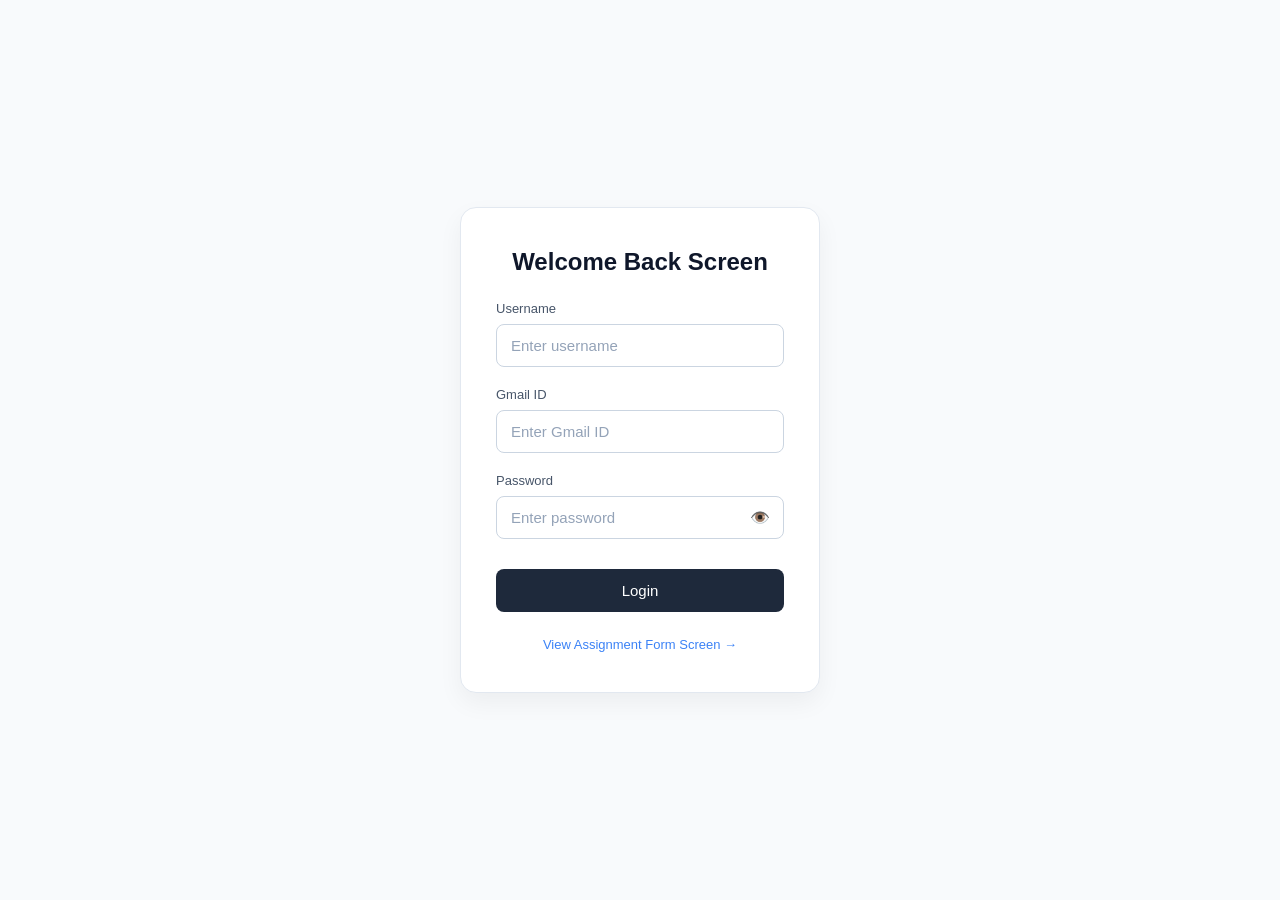
<file: index.html>
<!DOCTYPE html>
<html lang="en">
<head>
  <meta charset="UTF-8">
  <meta name="viewport" content="width=device-width, initial-scale=1.0">
  <title>Creative Login</title>
  <style>
    body {
      margin: 0;
      min-height: 100vh;
      display: flex;
      justify-content: center;
      align-items: center;
      font-family: 'Segoe UI', -apple-system, BlinkMacSystemFont, sans-serif;
      background-color: #f8fafc; /* Soothing soft gray */
    }

    #loginContainer {
      background: #ffffff;
      padding: 40px 35px;
      border-radius: 16px;
      box-shadow: 0 10px 25px rgba(0, 0, 0, 0.05);
      border: 1px solid #e2e8f0;
      width: 100%;
      max-width: 360px;
      box-sizing: border-box;
      text-align: center;
    }

    h2 {
      margin: 0 0 25px;
      font-size: 24px;
      font-weight: 600;
      color: #0f172a;
    }

    .input-group {
      margin-bottom: 20px;
      text-align: left;
    }

    label {
      display: block;
      margin-bottom: 8px;
      font-size: 13px;
      font-weight: 500;
      color: #475569;
    }

    .password-wrapper {
      position: relative;
      display: flex;
      align-items: center;
    }

    input {
      width: 100%;
      padding: 12px 14px;
      border: 1px solid #cbd5e1;
      border-radius: 8px;
      outline: none;
      background: #ffffff;
      color: #0f172a;
      font-size: 15px;
      box-sizing: border-box;
      transition: all 0.2s ease;
    }

    input::placeholder {
      color: #94a3b8;
    }

    input:focus {
      border-color: #3b82f6;
      box-shadow: 0 0 0 3px rgba(59, 130, 246, 0.15);
    }

    .eye-icon {
      position: absolute;
      right: 14px;
      cursor: pointer;
      user-select: none;
      color: #64748b;
    }

    button {
      width: 100%;
      padding: 13px;
      border: none;
      border-radius: 8px;
      background: #1e293b; /* Premium slate gray */
      color: #ffffff;
      font-size: 15px;
      font-weight: 500;
      cursor: pointer;
      transition: background 0.2s ease;
      margin-top: 10px;
    }

    button:hover {
      background: #0f172a;
    }

    #notification {
      display: none;
      margin-top: 20px;
      padding: 12px;
      border-radius: 8px;
      font-size: 14px;
      font-weight: 500;
      text-align: left;
    }

    .error-msg {
      background: #fef2f2;
      border: 1px solid #fca5a5;
      color: #991b1b;
    }

    .success-msg {
      background: #f0fdf4;
      border: 1px solid #86efac;
      color: #166534;
    }

    .link {
      margin-top: 25px;
      font-size: 13px;
      color: #64748b;
    }

    .link a {
      color: #3b82f6;
      text-decoration: none;
      font-weight: 500;
    }

    .link a:hover {
      text-decoration: underline;
    }
  </style>
</head>
<body>
  <div id="loginContainer">
    <h2>Welcome Back Screen</h2>
    <form id="loginForm">
      <div class="input-group">
        <label for="username">Username</label>
        <input type="text" id="username" placeholder="Enter username" required>
      </div>

      <div class="input-group">
        <label for="email">Gmail ID</label>
        <input type="email" id="email" placeholder="Enter Gmail ID" required>
      </div>

      <div class="input-group">
        <label for="password">Password</label>
        <div class="password-wrapper">
          <input type="password" id="password" placeholder="Enter password" required>
          <span id="togglePassword" class="eye-icon">👁️</span>
        </div>
      </div>

      <button type="submit">Login</button>
    </form>
    
    <div id="notification"></div>
    
    <div class="link">
      <a href="task.html">View Assignment Form Screen →</a>
    </div>
  </div>

  <script>
    document.addEventListener("DOMContentLoaded", () => {
      const loginForm = document.getElementById("loginForm");
      const togglePassword = document.getElementById("togglePassword");
      const passwordInput = document.getElementById("password");
      const note = document.getElementById("notification");

      togglePassword.addEventListener("click", () => {
        const type = passwordInput.getAttribute("type") === "password" ? "text" : "password";
        passwordInput.setAttribute("type", type);
        togglePassword.textContent = type === "password" ? "👁️" : "🙈";
      });

      loginForm.addEventListener("submit", (e) => {
        e.preventDefault();
        const user = document.getElementById("username").value.trim();
        const email = document.getElementById("email").value.trim();
        const pass = passwordInput.value.trim();
        const gmailPattern = /^[a-zA-Z0-9._%+-]+@gmail\.com$/;

        if (!user) {
          showNotification("⚠ Username cannot be empty!", "error");
        } else if (!gmailPattern.test(email)) {
          showNotification("⚠ Please enter a valid Gmail ID!", "error");
        } else if (pass.length < 6) {
          showNotification("⚠ Password must be at least 6 characters!", "error");
        } else {
          showNotification("✔ Login successful! Redirecting...", "success");
          setTimeout(() => {
            window.location.href = "dashboard.html";
          }, 1500);
        }
      });

      function showNotification(message, type) {
        note.innerText = message;
        note.style.display = "block";
        note.className = type === "error" ? "error-msg" : "success-msg";
      }
    });
  </script>
</body>
</html>
</file>
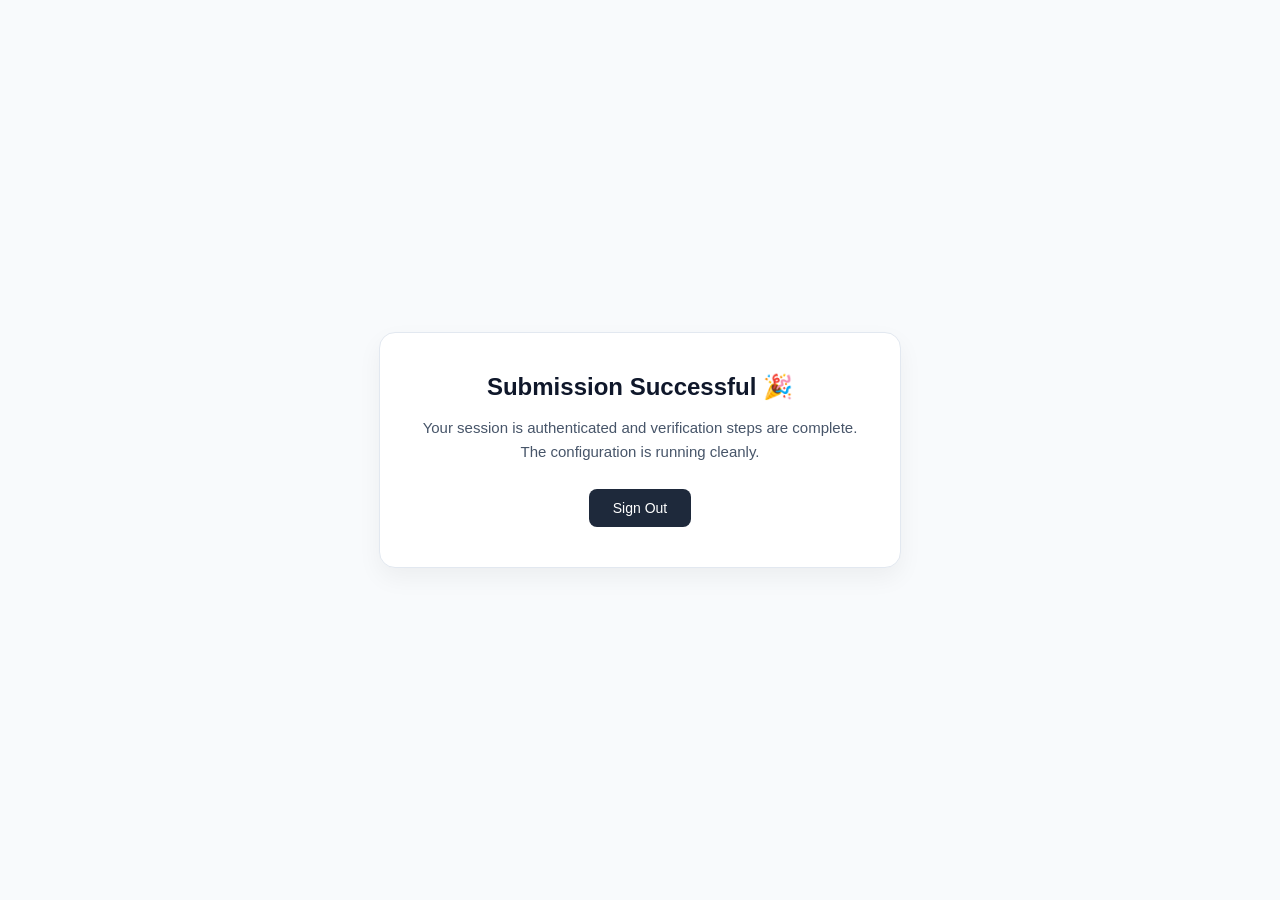
<file: dashboard.html>
<!DOCTYPE html>
<html lang="en">
<head>
  <meta charset="UTF-8">
  <meta name="viewport" content="width=device-width, initial-scale=1.0">
  <title>Dashboard</title>
  <style>
    body {
      margin: 0;
      min-height: 100vh;
      display: flex;
      justify-content: center;
      align-items: center;
      font-family: 'Segoe UI', -apple-system, BlinkMacSystemFont, sans-serif;
      background-color: #f8fafc;
    }
    #dashboardContainer {
      background: #ffffff;
      padding: 40px;
      border-radius: 16px;
      box-shadow: 0 10px 25px rgba(0, 0, 0, 0.05);
      border: 1px solid #e2e8f0;
      width: 100%;
      max-width: 440px;
      text-align: center;
    }
    h2 {
      margin: 0 0 15px;
      color: #0f172a;
    }
    p {
      color: #475569;
      font-size: 15px;
      line-height: 1.6;
      margin-bottom: 25px;
    }
    button {
      padding: 11px 24px;
      border: none;
      border-radius: 8px;
      background: #1e293b;
      color: white;
      font-size: 14px;
      font-weight: 500;
      cursor: pointer;
      transition: background 0.2s;
    }
    button:hover {
      background: #0f172a;
    }
  </style>
</head>
<body>
  <div id="dashboardContainer">
    <h2>Submission Successful 🎉</h2>
    <p>Your session is authenticated and verification steps are complete. The configuration is running cleanly.</p>
    <button onclick="window.location.href='index.html'">Sign Out</button>
  </div>
</body>
</html>
</file>
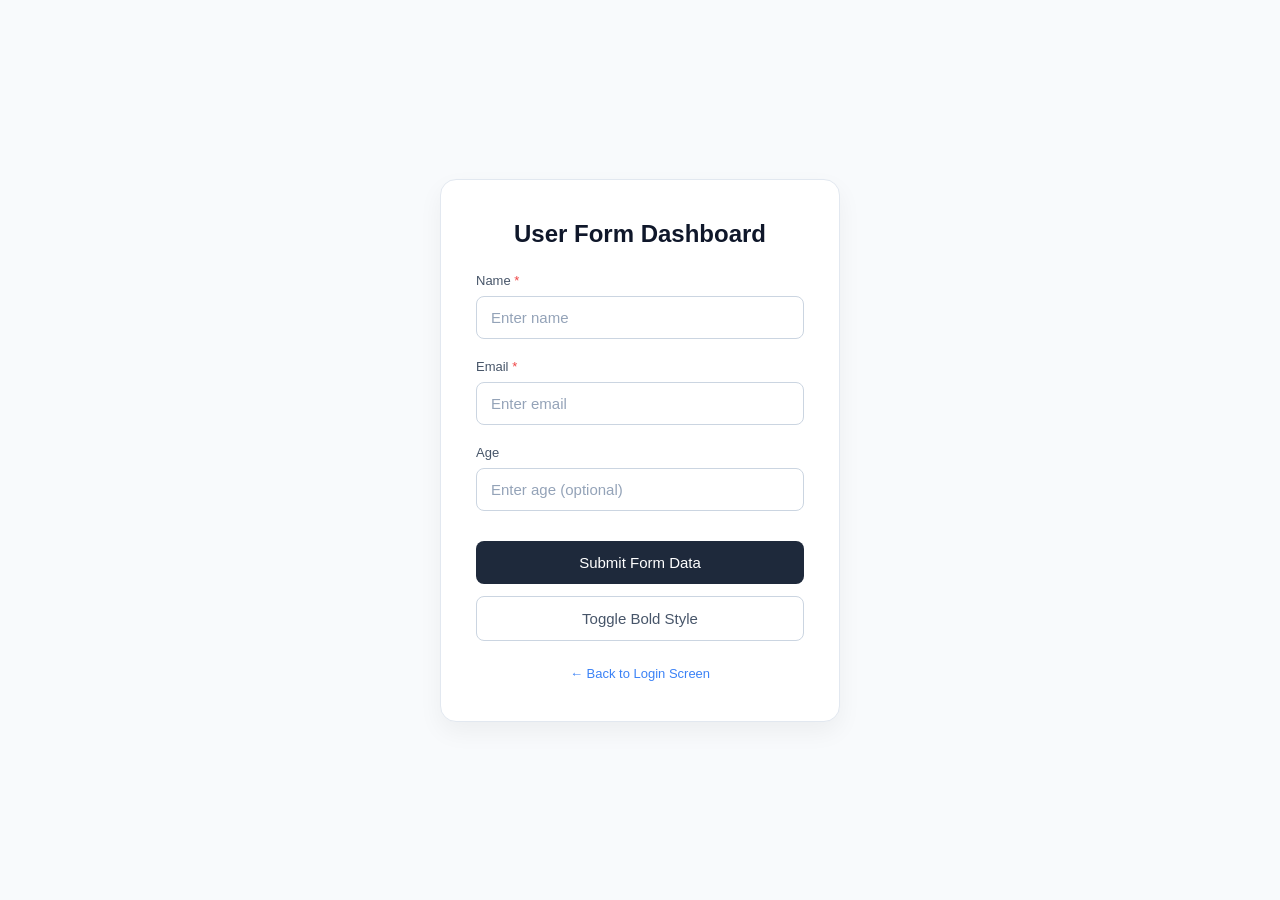
<file: task.html>
<!DOCTYPE html>
<html lang="en">
<head>
  <meta charset="UTF-8">
  <meta name="viewport" content="width=device-width, initial-scale=1.0">
  <title>Creative Form Task</title>
  <style>
    body {
      margin: 0;
      min-height: 100vh;
      display: flex;
      justify-content: center;
      align-items: center;
      font-family: 'Segoe UI', -apple-system, BlinkMacSystemFont, sans-serif;
      background-color: #f8fafc;
    }

    #formContainer {
      background: #ffffff;
      padding: 40px 35px;
      border-radius: 16px;
      box-shadow: 0 10px 25px rgba(0, 0, 0, 0.05);
      border: 1px solid #e2e8f0;
      width: 100%;
      max-width: 400px;
      box-sizing: border-box;
    }

    h2 {
      margin: 0 0 25px;
      text-align: center;
      font-size: 24px;
      font-weight: 600;
      color: #0f172a;
      transition: color 0.3s ease;
    }

    .input-group {
      margin-bottom: 20px;
    }

    label {
      display: block;
      margin-bottom: 8px;
      font-size: 13px;
      font-weight: 500;
      color: #475569;
      transition: all 0.3s ease;
    }

    .required::after {
      content: " *";
      color: #ef4444;
    }

    input {
      width: 100%;
      padding: 12px 14px;
      border: 1px solid #cbd5e1;
      border-radius: 8px;
      outline: none;
      background: #ffffff;
      color: #0f172a;
      font-size: 15px;
      box-sizing: border-box;
      transition: all 0.2s ease;
    }

    input::placeholder {
      color: #94a3b8;
    }

    input:focus {
      border-color: #3b82f6;
      box-shadow: 0 0 0 3px rgba(59, 130, 246, 0.15);
    }

    input.highlighted {
      background-color: #fef9c3 !important;
      border-color: #eab308 !important;
    }

    button {
      width: 100%;
      padding: 13px;
      border: none;
      border-radius: 8px;
      background: #1e293b;
      color: #ffffff;
      font-size: 15px;
      font-weight: 500;
      cursor: pointer;
      transition: background 0.2s ease;
      margin-top: 10px;
    }

    button:hover {
      background: #0f172a;
    }

    .btn-secondary {
      background: transparent;
      color: #475569;
      border: 1px solid #cbd5e1;
      margin-top: 12px;
    }

    .btn-secondary:hover {
      background: #f1f5f9;
      color: #0f172a;
    }

    .styledLabel {
      font-weight: 700 !important;
      font-style: italic;
      color: #ef4444 !important;
    }

    #notification {
      display: none;
      margin-top: 20px;
      padding: 12px;
      border-radius: 8px;
      font-size: 14px;
      font-weight: 500;
      background: #f0fdf4;
      border: 1px solid #86efac;
      color: #166534;
    }

    .link {
      margin-top: 25px;
      text-align: center;
      font-size: 13px;
    }

    .link a {
      color: #3b82f6;
      text-decoration: none;
      font-weight: 500;
    }

    .link a:hover {
      text-decoration: underline;
    }
  </style>
</head>
<body>

  <div id="formContainer">
    <h2 id="formHeading">User Form Dashboard</h2>
    
    <form id="myForm" onsubmit="handleFormSubmit(event)">
      <div class="input-group">
        <label for="name" class="required">Name</label>
        <input type="text" id="name" placeholder="Enter name" required>
      </div>

      <div class="input-group">
        <label for="email" class="required">Email</label>
        <input type="email" id="email" placeholder="Enter email" required>
      </div>

      <div class="input-group">
        <label for="age">Age</label>
        <input type="number" id="age" placeholder="Enter age (optional)">
      </div>

      <button type="submit">Submit Form Data</button>
      <button type="button" class="btn-secondary" onclick="toggleLabelStyle()">Toggle Bold Style</button>
    </form>

    <div id="notification">✔ Form submitted successfully!</div>
    
    <div class="link">
      <a href="index.html">← Back to Login Screen</a>
    </div>
  </div>

  <script>
    function handleFormSubmit(event) {
      event.preventDefault();

      document.getElementById("name").classList.add("highlighted");
      document.getElementById("email").classList.add("highlighted");

      document.getElementById("formHeading").style.color = "#3b82f6";
      document.getElementById("formContainer").style.borderColor = "#3b82f6";

      let labels = document.getElementsByTagName("label");
      for (let i = 0; i < labels.length; i++) {
        labels[i].style.fontWeight = "bold";
      }

      let note = document.getElementById("notification");
      note.style.display = "block";
      
      setTimeout(() => {
        window.location.href = "dashboard.html";
      }, 2000);
    }

    function toggleLabelStyle() {
      let labels = document.getElementsByTagName("label");
      for (let i = 0; i < labels.length; i++) {
        labels[i].classList.toggle("styledLabel");
      }
    }
  </script>
</body>
</html>
</file>
